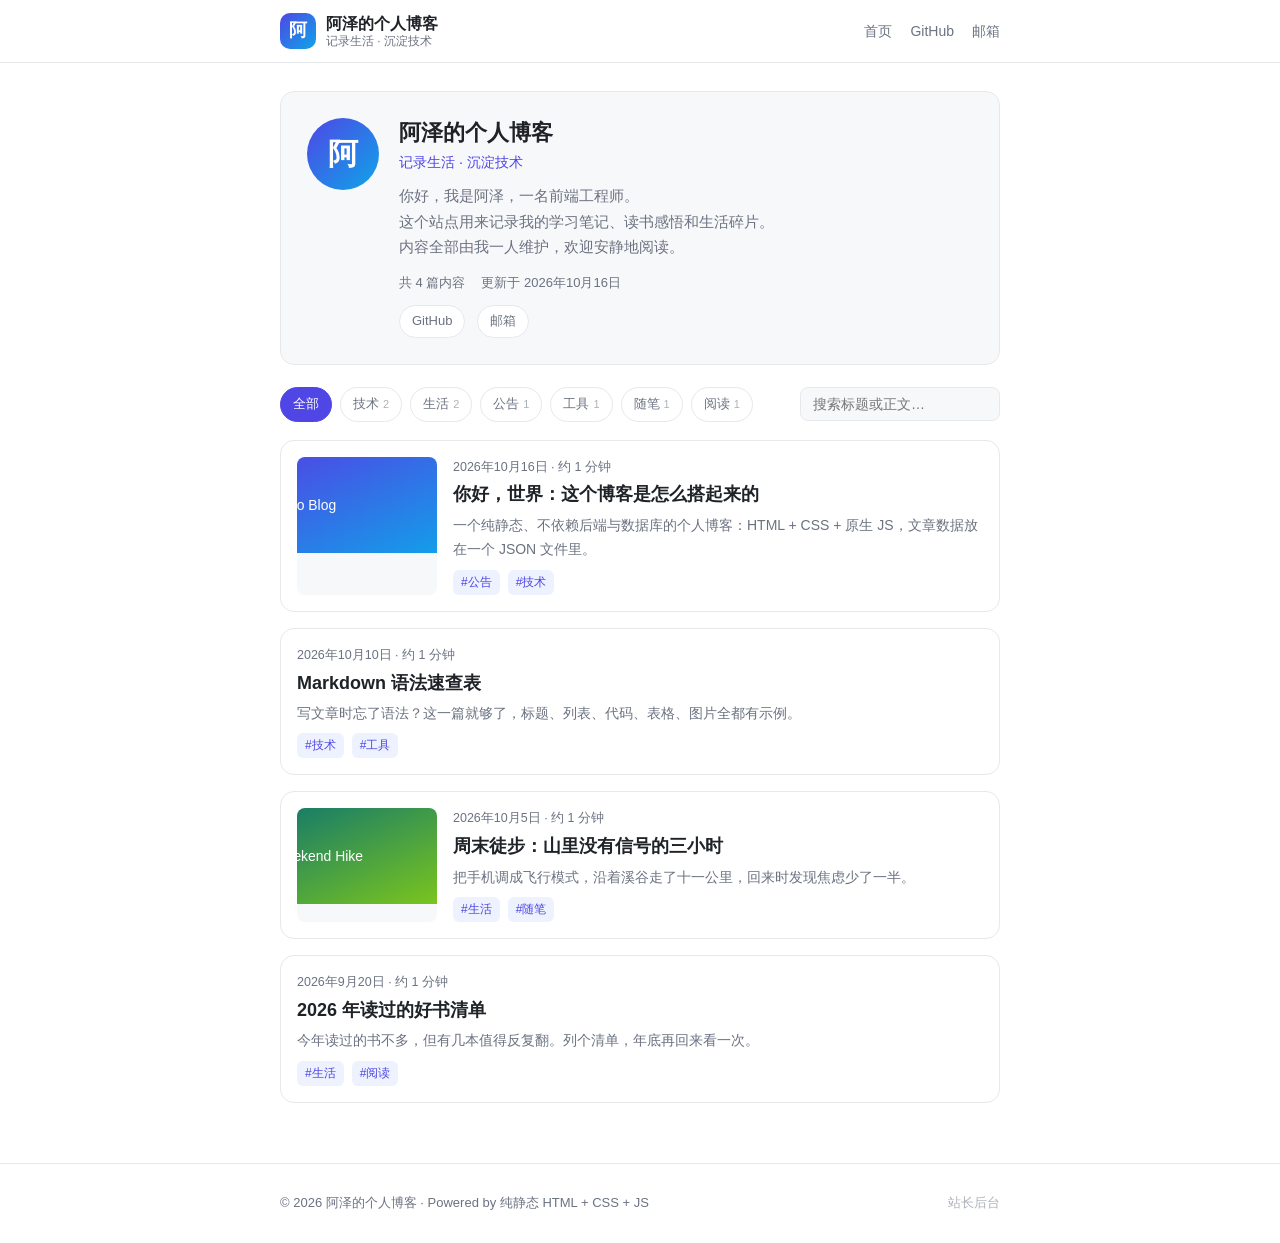
<file: index.html>
<!DOCTYPE html>
<html lang="zh-CN">
<head>
  <meta charset="UTF-8">
  <!-- 移动端自适应：必须保留 viewport -->
  <meta name="viewport" content="width=device-width, initial-scale=1, viewport-fit=cover">
  <title>个人博客</title>
  <meta name="description" content="一个纯静态的个人博客，访客无需登录即可浏览。">

  <!-- ===================== 样式表 ===================== -->
  <link rel="stylesheet" href="assets/css/style.css">

  <!-- favicon：用内联 SVG，省掉一个文件；想换成自己的图标，把这里替换成 assets/favicon.ico 即可 -->
  <link rel="icon" href="data:image/svg+xml,%3Csvg xmlns='http://www.w3.org/2000/svg' viewBox='0 0 100 100'%3E%3Ctext y='.9em' font-size='90'%3E%F0%9F%93%9D%3C/text%3E%3C/svg%3E">

  <!-- ===================== 全局基础路径 =====================
       站点根目录是 ./；后台页在 admin/ 目录里，那里会写成 ../
       所有资源路径都基于它拼接，这样无论部署到根目录还是子目录都不用改代码。 -->
  <script>window.__BLOG_BASE__ = './';</script>
</head>

<body>
  <!-- ============ 顶部导航 ============ -->
  <header class="site-header">
    <div class="container header-inner">
      <!-- 站点名：内容来自 data/posts.json 的 site.title -->
      <a class="brand" href="#/">
        <span class="brand-logo" id="brandLogo">日</span>
        <span class="brand-text">
          <strong id="brandTitle">个人博客</strong>
          <small id="brandTagline">记录生活 · 沉淀技术</small>
        </span>
      </a>

      <!-- 导航菜单：右边的外链由 site.links 动态渲染 -->
      <nav class="nav" id="navLinks">
        <a href="#/" data-nav="home">首页</a>
        <!-- 下面是占位，页面加载后会被 site.links 覆盖 -->
      </nav>
    </div>
  </header>

  <!-- ============ 主体内容（由 assets/js/app.js 渲染） ============ -->
  <main class="container" id="app">
    <div class="loading">正在加载…</div>
  </main>

  <!-- ============ 页脚 ============ -->
  <footer class="site-footer">
    <div class="container footer-inner">
      <p class="footer-copy">
        © <span id="year">2026</span> <span id="footerTitle">个人博客</span> ·
        Powered by 纯静态 HTML + CSS + JS
      </p>
      <!-- 后台入口：不想让访客看到这个入口，把 assets/js/config.js 里的 ENABLE_ADMIN_LINK 改成 false -->
      <p class="footer-admin" id="footerAdmin">
        <a href="admin/">站长后台</a>
      </p>
    </div>
  </footer>

  <!-- ===================== 脚本（按顺序加载） =====================
       1. data/posts.js   兜底数据，让你直接双击 index.html 也能看到内容（file:// 下 fetch 会被浏览器拦截）
       2. config.js       站点配置
       3. sha256.js       密码哈希工具（后台用）
       4. markdown.js     Markdown 渲染器
       5. store.js        数据层
       6. app.js          前台路由与页面渲染 -->
  <script src="data/posts.js"></script>
  <script src="assets/js/config.js"></script>
  <script src="assets/js/sha256.js"></script>
  <script src="assets/js/markdown.js"></script>
  <script src="assets/js/store.js"></script>
  <script src="assets/js/app.js"></script>
</body>
</html>
</file>
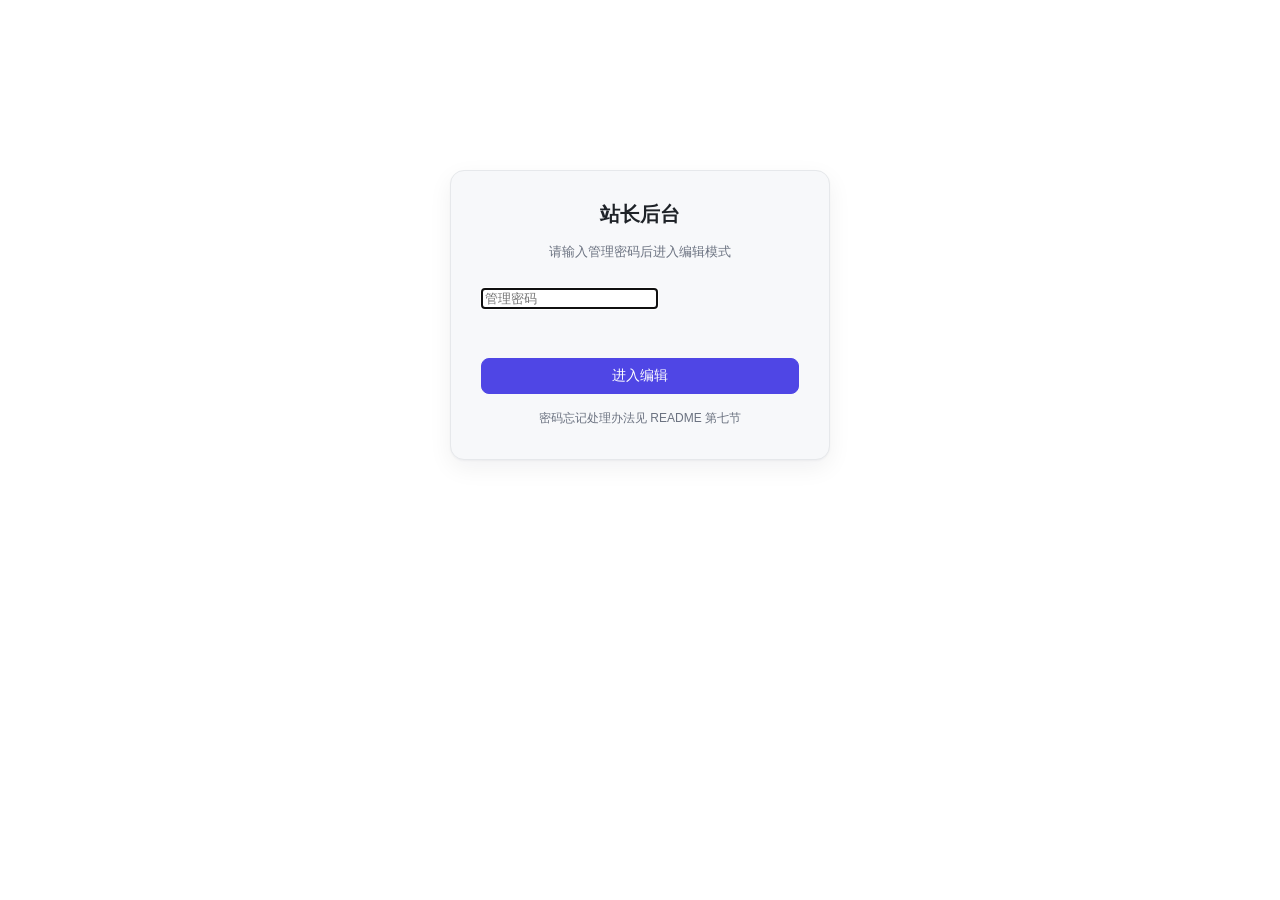
<file: admin/index.html>
<!DOCTYPE html>
<html lang="zh-CN">
<head>
  <meta charset="UTF-8">
  <meta name="viewport" content="width=device-width, initial-scale=1">
  <title>站长后台 · 内容管理</title>
  <meta name="robots" content="noindex, nofollow"> <!-- 告诉搜索引擎不要收录后台 -->
  <link rel="stylesheet" href="../assets/css/style.css">

  <!-- 后台页面在二级目录里，基础路径是上一级 -->
  <script>window.__BLOG_BASE__ = '../';</script>
</head>

<body>
  <!-- ===================================================================
       登录视图：只有输入正确密码才会切换到下面的编辑面板
       =================================================================== -->
  <div class="login-wrap" id="loginView">
    <div class="login-card">
      <h1>站长后台</h1>
      <p class="login-tip">请输入管理密码后进入编辑模式</p>
      <form id="loginForm" autocomplete="off">
        <div class="field">
          <input type="password" id="passwordInput" placeholder="管理密码" autofocus>
        </div>
        <p class="login-error" id="loginError"></p>
        <button class="btn btn-primary" style="width:100%" type="submit">进入编辑</button>
      </form>
      <p class="login-tip" style="margin:14px 0 0;font-size:12px">
        密码忘记处理办法见 README 第七节
      </p>
    </div>
  </div>

  <!-- ===================================================================
       编辑视图
       =================================================================== -->
  <div id="adminView" class="hidden">
    <!-- 顶部操作栏 -->
    <header class="admin-header">
      <div class="head-inner">
        <div class="admin-title">
          内容管理
          <small id="postCount">共 0 篇</small>
        </div>
        <div class="head-actions">
          <button class="btn btn-primary btn-sm" id="btnNew">＋ 新建文章</button>
          <button class="btn btn-sm" id="btnExport">导出 JSON 备份</button>
          <button class="btn btn-sm" id="btnExportJs">导出 posts.js</button>
          <button class="btn btn-sm" id="btnImport">导入 JSON</button>
          <button class="btn btn-sm" id="btnSync">同步仓库数据</button>
          <button class="btn btn-sm" id="btnSite">站点设置</button>
          <button class="btn btn-sm" id="btnPwd">修改密码</button>
          <a class="btn btn-sm" href="../" target="_blank">查看前台</a>
          <button class="btn btn-sm btn-danger" id="btnLogout">退出</button>
        </div>
        <!-- 隐藏的文件输入：导入 JSON 与上传图片共用这类控件 -->
        <input type="file" id="importFile" accept="application/json,.json" class="hidden">
        <input type="file" id="imageFile" accept="image/*" class="hidden" multiple>
        <input type="file" id="avatarFile" accept="image/*" class="hidden">
      </div>
    </header>

    <div class="admin-body">
      <!-- ---------- 左侧：文章列表 ---------- -->
      <aside class="panel post-list-panel">
        <h3>全部内容</h3>
        <div id="postList"></div>
      </aside>

      <!-- ---------- 右侧：文章编辑器 ---------- -->
      <section class="panel editor">
        <!-- 基础信息 -->
        <div class="form-row">
          <div class="field">
            <label>文章标题 *</label>
            <input type="text" id="titleInput" placeholder="给文章起个标题">
          </div>
          <div class="field" style="max-width:190px">
            <label>发布日期 *（可自定义，支持定时发布：填未来日期前台暂不显示）</label>
            <input type="date" id="dateInput">
          </div>
        </div>

        <div class="form-row">
          <div class="field">
            <label>标签（多个用英文逗号分隔，用于前台分类）</label>
            <input type="text" id="tagsInput" placeholder="例如：技术,随笔">
          </div>
          <div class="field">
            <label>摘要（留空自动取正文前 100 字）</label>
            <input type="text" id="summaryInput" placeholder="一句话简介">
          </div>
        </div>

        <div class="form-row">
          <div class="field">
            <label>封面图（填图片地址，或点右侧按钮上传本地图片）</label>
            <div style="display:flex;gap:8px">
              <input type="text" id="coverInput" placeholder="https://… 或留空">
              <button class="btn btn-sm" type="button" id="btnCoverUpload">上传</button>
            </div>
            <img id="coverPreview" class="cover-preview hidden" alt="封面预览">
          </div>
        </div>

        <!-- 正文编辑 / 预览切换 + 常用插入工具 -->
        <div class="editor-tabs">
          <button class="tab-btn active" data-tab="write" type="button">编写</button>
          <button class="tab-btn" data-tab="preview" type="button">预览</button>
          <span style="flex:1"></span>
          <button class="btn btn-sm" type="button" id="btnImage">插入图片</button>
          <button class="btn btn-sm" type="button" id="btnCode">插入代码</button>
          <button class="btn btn-sm" type="button" id="btnLink">插入链接</button>
        </div>

        <!-- Markdown 正文输入框 -->
        <textarea id="contentInput" placeholder="在这里用 Markdown 写正文…"></textarea>

        <!-- 预览区（Markdown 渲染结果） -->
        <div id="previewBox" class="preview-box markdown-body hidden"></div>

        <!-- 保存 / 删除 -->
        <div class="form-row" style="justify-content:flex-end">
          <button class="btn btn-danger" type="button" id="btnDelete">删除本文</button>
          <button class="btn btn-primary" type="button" id="btnSave">保存文章</button>
        </div>
        <p style="margin:0;font-size:12.5px;color:var(--color-text-weak)">
          提示：内容先保存在本浏览器（localStorage），前台会立即生效；
          正式发布请点顶部【导出 JSON 备份】，再把文件覆盖到仓库的 <code>data/posts.json</code> 并推送。
        </p>
      </section>
    </div>

    <!-- ---------- 站点设置面板（点击顶部按钮展开） ---------- -->
    <div class="container">
      <section class="panel site-editor hidden" id="sitePanel">
        <h3 style="font-size:15px;color:var(--color-text)">站点设置（前台首页的标题与简介）</h3>
        <div class="form-row">
          <div class="field"><label>站点标题</label><input type="text" id="siteTitle"></div>
          <div class="field"><label>一句话标语</label><input type="text" id="siteTagline"></div>
        </div>
        <div class="form-row">
          <div class="field"><label>个人简介（可换行）</label><textarea id="siteBio" style="min-height:90px"></textarea></div>
        </div>
        <div class="form-row">
          <div class="field">
            <label>头像图片地址（可上传）</label>
            <div style="display:flex;gap:8px">
              <input type="text" id="siteAvatar">
              <button class="btn btn-sm" type="button" id="btnAvatarUpload">上传</button>
            </div>
          </div>
          <div class="field">
            <label>友情链接（JSON 数组格式）</label>
            <textarea id="siteLinks" style="min-height:90px;font-family:var(--font-mono)"
              placeholder='[{"name":"GitHub","url":"https://github.com/xxx"}]'></textarea>
          </div>
        </div>
        <div class="form-row" style="justify-content:flex-end">
          <button class="btn btn-primary btn-sm" type="button" id="btnSaveSite">保存站点设置</button>
        </div>
      </section>
    </div>
  </div>

  <!-- 操作结果轻提示 -->
  <div class="toast" id="toast"></div>

  <!-- ===================== 脚本 ===================== -->
  <script src="../data/posts.js"></script>
  <script src="../assets/js/config.js"></script>
  <script src="../assets/js/sha256.js"></script>
  <script src="../assets/js/markdown.js"></script>
  <script src="../assets/js/store.js"></script>
  <script src="../assets/js/admin.js"></script>
</body>
</html>
</file>
<file: assets/css/style.css>
/* =========================================================================
 * style.css —— 全站样式
 * -------------------------------------------------------------------------
 * 结构（想改样式请按小节搜索标题）：
 *   1. 变量与主题（改配色只改这里）
 *   2. 基础重置与排版
 *   3. 布局容器
 *   4. 顶部导航 / 页脚
 *   5. 个人简介卡片
 *   6. 标签栏与搜索框
 *   7. 文章列表卡片
 *   8. 分页器
 *   9. 文章详情页
 *  10. Markdown 正文样式
 *  11. 后台：登录
 *  12. 后台：编辑面板
 *  13. 通用按钮 / 表单 / 提示
 *  14. 响应式（手机适配）
 * ========================================================================= */

/* ========== 1. 变量与主题 ========== */
:root {
  --color-bg: #ffffff;
  --color-bg-soft: #f7f8fa;      /* 卡片浅底 */
  --color-text: #1f2328;
  --color-text-weak: #6b7280;    /* 次要文字 */
  --color-border: #e6e8eb;
  --color-accent: #4f46e5;       /* 主色：靛蓝 */
  --color-accent-soft: #eef2ff;
  --radius: 14px;
  --radius-sm: 8px;
  --shadow: 0 1px 2px rgba(16, 24, 40, .04), 0 8px 24px rgba(16, 24, 40, .06);
  --max-width: 760px;            /* 正文最宽宽度，改大可让页面更宽 */
  --font: -apple-system, BlinkMacSystemFont, "Segoe UI", "PingFang SC",
          "Hiragino Sans GB", "Microsoft YaHei", "Helvetica Neue", Arial, sans-serif;
  --font-mono: ui-monospace, SFMono-Regular, Menlo, Consolas, "Liberation Mono", monospace;
}

/* 深色模式：跟随系统设置自动切换，不需要可以删掉整段 */
@media (prefers-color-scheme: dark) {
  :root {
    --color-bg: #0f1115;
    --color-bg-soft: #171a21;
    --color-text: #e6e8eb;
    --color-text-weak: #9aa1ab;
    --color-border: #262b34;
    --color-accent: #818cf8;
    --color-accent-soft: #1e1b4b;
    --shadow: 0 1px 2px rgba(0, 0, 0, .3), 0 8px 24px rgba(0, 0, 0, .35);
  }
}

/* ========== 2. 基础重置与排版 ========== */
* { box-sizing: border-box; }

html { scroll-behavior: smooth; }

body {
  margin: 0;
  font-family: var(--font);
  font-size: 16px;
  line-height: 1.75;
  color: var(--color-text);
  background: var(--color-bg);
  -webkit-font-smoothing: antialiased;
}

img { max-width: 100%; height: auto; display: block; }
a { color: inherit; text-decoration: none; }
h1, h2, h3, h4 { line-height: 1.35; margin: 0 0 .6em; }

.loading,
.empty-box {
  padding: 60px 0;
  text-align: center;
  color: var(--color-text-weak);
}

/* ========== 3. 布局容器 ========== */
.container {
  width: 100%;
  max-width: var(--max-width);
  margin: 0 auto;
  padding: 0 20px;
}

/* ========== 4. 顶部导航 / 页脚 ========== */
.site-header {
  position: sticky;
  top: 0;
  z-index: 50;
  background: color-mix(in srgb, var(--color-bg) 85%, transparent);
  backdrop-filter: saturate(180%) blur(12px);
  border-bottom: 1px solid var(--color-border);
}

.header-inner {
  display: flex;
  align-items: center;
  justify-content: space-between;
  height: 62px;
  gap: 16px;
}

.brand { display: flex; align-items: center; gap: 10px; min-width: 0; }

.brand-logo {
  width: 36px; height: 36px;
  flex: 0 0 36px;
  border-radius: 10px;
  background: linear-gradient(135deg, var(--color-accent), #0ea5e9);
  color: #fff;
  display: flex; align-items: center; justify-content: center;
  font-weight: 700;
  font-size: 18px;
}

.brand-text { display: flex; flex-direction: column; line-height: 1.25; min-width: 0; }
.brand-text strong { font-size: 16px; }
.brand-text small { color: var(--color-text-weak); font-size: 12px; overflow: hidden; text-overflow: ellipsis; white-space: nowrap; }

.nav { display: flex; gap: 18px; font-size: 14px; color: var(--color-text-weak); }
.nav a { transition: color .15s; white-space: nowrap; }
.nav a:hover { color: var(--color-accent); }

.site-footer {
  margin-top: 60px;
  padding: 28px 0;
  border-top: 1px solid var(--color-border);
  font-size: 13px;
  color: var(--color-text-weak);
}
.footer-inner { display: flex; justify-content: space-between; align-items: center; gap: 12px; flex-wrap: wrap; }
.footer-copy { margin: 0; }
.footer-admin p, .footer-admin { margin: 0; }
.footer-admin a { opacity: .55; }
.footer-admin a:hover { opacity: 1; color: var(--color-accent); }

/* ========== 5. 个人简介卡片 ========== */
.profile-card {
  display: flex;
  gap: 20px;
  padding: 26px;
  margin: 28px 0 22px;
  background: var(--color-bg-soft);
  border: 1px solid var(--color-border);
  border-radius: var(--radius);
}

.profile-avatar {
  width: 72px; height: 72px;
  flex: 0 0 72px;
  border-radius: 50%;
  overflow: hidden;
  background: linear-gradient(135deg, var(--color-accent), #0ea5e9);
  display: flex; align-items: center; justify-content: center;
  color: #fff; font-size: 30px; font-weight: 700;
}
.profile-avatar img { width: 100%; height: 100%; object-fit: cover; }

.profile-body { min-width: 0; }
.profile-name { font-size: 22px; margin-bottom: 2px; }
.profile-tagline { margin: 0 0 10px; color: var(--color-accent); font-size: 14px; }
.profile-bio { margin: 0 0 12px; color: var(--color-text-weak); font-size: 14.5px; }
.profile-meta { display: flex; gap: 16px; font-size: 13px; color: var(--color-text-weak); }
.profile-links { margin-top: 10px; display: flex; gap: 12px; flex-wrap: wrap; }
.profile-links a {
  font-size: 13px;
  padding: 4px 12px;
  border-radius: 999px;
  background: var(--color-bg);
  border: 1px solid var(--color-border);
  color: var(--color-text-weak);
}
.profile-links a:hover { color: var(--color-accent); border-color: var(--color-accent); }

/* ========== 6. 标签栏与搜索框 ========== */
.toolbar {
  display: flex;
  align-items: center;
  justify-content: space-between;
  gap: 14px;
  flex-wrap: wrap;
  margin-bottom: 18px;
}

.tag-row { display: flex; gap: 8px; flex-wrap: wrap; }

.tag-chip {
  font-size: 13px;
  padding: 5px 12px;
  border-radius: 999px;
  border: 1px solid var(--color-border);
  color: var(--color-text-weak);
  background: transparent;
  transition: all .15s;
}
.tag-chip i { font-style: normal; opacity: .55; margin-left: 4px; font-size: 11px; }
.tag-chip:hover { border-color: var(--color-accent); color: var(--color-accent); }
.tag-chip.active { background: var(--color-accent); border-color: var(--color-accent); color: #fff; }
.tag-chip.active i { opacity: .8; }

.search-box input {
  width: 200px;
  padding: 8px 12px;
  font-size: 14px;
  font-family: inherit;
  color: var(--color-text);
  background: var(--color-bg-soft);
  border: 1px solid var(--color-border);
  border-radius: var(--radius-sm);
  outline: none;
}
.search-box input:focus { border-color: var(--color-accent); background: var(--color-bg); }

/* ========== 7. 文章列表卡片 ========== */
.post-list { display: flex; flex-direction: column; gap: 16px; }

.post-card {
  display: flex;
  gap: 16px;
  padding: 16px;
  background: var(--color-bg);
  border: 1px solid var(--color-border);
  border-radius: var(--radius);
  transition: transform .18s, box-shadow .18s, border-color .18s;
}
.post-card:hover {
  transform: translateY(-2px);
  border-color: transparent;
  box-shadow: var(--shadow);
}

.post-cover {
  width: 140px;
  flex: 0 0 140px;
  border-radius: var(--radius-sm);
  overflow: hidden;
  background: var(--color-bg-soft);
}
.post-cover img { width: 100%; height: 96px; object-fit: cover; }

.post-main { min-width: 0; flex: 1; }
.post-meta { font-size: 12.5px; color: var(--color-text-weak); margin-bottom: 4px; }
.post-title { font-size: 18px; margin: 0 0 6px; }
.post-card:hover .post-title { color: var(--color-accent); }
.post-summary {
  margin: 0 0 8px;
  font-size: 14px;
  color: var(--color-text-weak);
  display: -webkit-box;
  -webkit-line-clamp: 2;      /* 摘要最多显示两行 */
  -webkit-box-orient: vertical;
  overflow: hidden;
}
.post-tags { display: flex; gap: 8px; flex-wrap: wrap; }

.tag-mini {
  font-size: 12px;
  color: var(--color-accent);
  background: var(--color-accent-soft);
  padding: 2px 8px;
  border-radius: 6px;
}

/* ========== 8. 分页器 ========== */
.pager {
  display: flex;
  align-items: center;
  justify-content: center;
  gap: 16px;
  margin: 34px 0 10px;
}
.pager-btn {
  padding: 8px 16px;
  font-size: 14px;
  border: 1px solid var(--color-border);
  border-radius: 999px;
  color: var(--color-text-weak);
  transition: all .15s;
}
.pager-btn:hover { color: var(--color-accent); border-color: var(--color-accent); }
.pager-btn.disabled { opacity: .4; pointer-events: none; }
.pager-info { font-size: 13px; color: var(--color-text-weak); }

/* ========== 9. 文章详情页 ========== */
.back-link { display: inline-block; margin: 24px 0 14px; font-size: 14px; color: var(--color-text-weak); }
.back-link:hover { color: var(--color-accent); }

.detail-title { font-size: 28px; margin-bottom: 10px; }
.detail-meta {
  display: flex; align-items: center; gap: 10px;
  flex-wrap: wrap;
  font-size: 13px;
  color: var(--color-text-weak);
  padding-bottom: 18px;
  border-bottom: 1px solid var(--color-border);
}
.detail-cover { margin: 22px 0 6px; border-radius: var(--radius); overflow: hidden; }

.post-nav {
  display: flex;
  justify-content: space-between;
  gap: 14px;
  margin: 40px 0 0;
  padding-top: 20px;
  border-top: 1px solid var(--color-border);
  font-size: 14px;
}
.post-nav > * { flex: 1; }
.post-nav a:last-child { text-align: right; }
.post-nav small { display: block; color: var(--color-text-weak); font-size: 12px; }
.post-nav a:hover span, .post-nav a:hover { color: var(--color-accent); }

/* ========== 10. Markdown 正文样式 ========== */
.markdown-body { padding-top: 12px; }
.markdown-body h1 { font-size: 24px; margin-top: 1.6em; }
.markdown-body h2 { font-size: 21px; margin-top: 1.6em; padding-bottom: .3em; border-bottom: 1px solid var(--color-border); }
.markdown-body h3 { font-size: 18px; margin-top: 1.4em; }
.markdown-body h4, .markdown-body h5, .markdown-body h6 { font-size: 16px; margin-top: 1.2em; }
.markdown-body p { margin: 0 0 1.1em; }
.markdown-body ul, .markdown-body ol { padding-left: 1.4em; margin: 0 0 1.1em; }
.markdown-body li { margin: .25em 0; }
.markdown-body blockquote {
  margin: 0 0 1.1em;
  padding: 2px 16px;
  color: var(--color-text-weak);
  border-left: 3px solid var(--color-accent);
  background: var(--color-bg-soft);
  border-radius: 0 var(--radius-sm) var(--radius-sm) 0;
}
.markdown-body blockquote p:last-child { margin-bottom: 0; }
.markdown-body hr { border: none; border-top: 1px solid var(--color-border); margin: 2em 0; }
.markdown-body a { color: var(--color-accent); text-decoration: underline; text-underline-offset: 3px; }

.markdown-body .md-img { border-radius: var(--radius-sm); margin: 6px 0 1.1em; }
.markdown-body .md-inline,
.markdown-body code.md-inline {
  padding: 2px 6px;
  font-family: var(--font-mono);
  font-size: .88em;
  background: var(--color-bg-soft);
  border: 1px solid var(--color-border);
  border-radius: 5px;
}
.markdown-body .md-code {
  position: relative;
  margin: 0 0 1.2em;
  padding: 14px 16px;
  overflow-x: auto;
  background: var(--color-bg-soft);
  border: 1px solid var(--color-border);
  border-radius: var(--radius-sm);
  font-family: var(--font-mono);
  font-size: 13.5px;
  line-height: 1.7;
}
.markdown-body .md-code code { white-space: pre; }
.markdown-body .md-code[data-lang]::before {
  content: attr(data-lang);
  position: absolute;
  top: 6px; right: 10px;
  font-size: 11px;
  color: var(--color-text-weak);
  letter-spacing: .5px;
}
.md-table-wrap { overflow-x: auto; margin-bottom: 1.1em; }
.markdown-body table { border-collapse: collapse; width: 100%; font-size: 14.5px; }
.markdown-body th, .markdown-body td { border: 1px solid var(--color-border); padding: 8px 12px; text-align: left; }
.markdown-body th { background: var(--color-bg-soft); }

/* ========== 11. 后台：登录 ========== */
.login-wrap {
  min-height: 70vh;
  display: flex; align-items: center; justify-content: center;
}
.login-card {
  width: 100%;
  max-width: 380px;
  padding: 30px;
  background: var(--color-bg-soft);
  border: 1px solid var(--color-border);
  border-radius: var(--radius);
  box-shadow: var(--shadow);
}
.login-card h1 { font-size: 20px; text-align: center; margin-bottom: 6px; }
.login-tip { text-align: center; font-size: 13px; color: var(--color-text-weak); margin-bottom: 20px; }
.login-error { color: #ef4444; font-size: 13px; min-height: 20px; text-align: center; }

/* ========== 12. 后台：编辑面板 ========== */
.admin-header {
  background: var(--color-bg);
  border-bottom: 1px solid var(--color-border);
  position: sticky; top: 0; z-index: 40;
}
.admin-header .head-inner {
  max-width: 1180px; margin: 0 auto; padding: 0 20px;
  height: 58px;
  display: flex; align-items: center; justify-content: space-between; gap: 12px;
}
.admin-title { font-size: 16px; font-weight: 700; }
.admin-title small { font-weight: 400; color: var(--color-text-weak); font-size: 12px; margin-left: 8px; }
.head-actions { display: flex; gap: 8px; flex-wrap: wrap; }

.admin-body {
  max-width: 1180px;
  margin: 0 auto;
  padding: 20px;
  display: grid;
  grid-template-columns: 280px 1fr;   /* 左：文章列表；右：编辑器 */
  gap: 20px;
  align-items: start;
}

.panel {
  background: var(--color-bg);
  border: 1px solid var(--color-border);
  border-radius: var(--radius);
  padding: 16px;
}
.panel h3 { font-size: 14px; margin: 0 0 12px; color: var(--color-text-weak); letter-spacing: .5px; }

.post-item {
  display: flex; flex-direction: column; gap: 4px;
  padding: 10px 12px;
  border-radius: var(--radius-sm);
  cursor: pointer;
  border: 1px solid transparent;
  margin-bottom: 6px;
}
.post-item:hover { background: var(--color-bg-soft); }
.post-item.active { background: var(--color-accent-soft); border-color: var(--color-accent); }
.post-item .pi-title { font-size: 14px; font-weight: 600; overflow: hidden; text-overflow: ellipsis; white-space: nowrap; }
.post-item .pi-meta { font-size: 12px; color: var(--color-text-weak); }

.editor { display: flex; flex-direction: column; gap: 14px; }
.form-row { display: flex; gap: 12px; flex-wrap: wrap; }
.form-row > .field { flex: 1; min-width: 180px; }
.field label { display: block; font-size: 12.5px; color: var(--color-text-weak); margin-bottom: 5px; }
.field input[type="text"],
.field input[type="date"],
.field textarea,
.field select {
  width: 100%;
  padding: 9px 12px;
  font-size: 14px;
  font-family: inherit;
  color: var(--color-text);
  background: var(--color-bg);
  border: 1px solid var(--color-border);
  border-radius: var(--radius-sm);
  outline: none;
}
.field input:focus, .field textarea:focus { border-color: var(--color-accent); }
.field textarea#contentInput { min-height: 340px; font-family: var(--font-mono); line-height: 1.7; resize: vertical; }

.editor-tabs { display: flex; gap: 8px; align-items: center; }
.tab-btn {
  padding: 6px 14px; font-size: 13px;
  border-radius: 999px; border: 1px solid var(--color-border);
  background: transparent; color: var(--color-text-weak); cursor: pointer;
}
.tab-btn.active { background: var(--color-accent); border-color: var(--color-accent); color: #fff; }

.preview-box {
  min-height: 340px;
  padding: 16px 18px;
  background: var(--color-bg);
  border: 1px solid var(--color-border);
  border-radius: var(--radius-sm);
  overflow-x: auto;
}

.cover-preview { margin-top: 8px; max-height: 160px; border-radius: var(--radius-sm); overflow: hidden; border: 1px solid var(--color-border); }

.site-editor { margin-top: 20px; }

/* ========== 13. 通用按钮 / 表单 / 提示 ========== */
.btn {
  display: inline-flex; align-items: center; justify-content: center; gap: 6px;
  padding: 8px 16px;
  font-size: 14px; font-family: inherit;
  border-radius: var(--radius-sm);
  border: 1px solid var(--color-border);
  background: var(--color-bg);
  color: var(--color-text);
  cursor: pointer;
  transition: all .15s;
}
.btn:hover { border-color: var(--color-accent); color: var(--color-accent); }
.btn-primary { background: var(--color-accent); border-color: var(--color-accent); color: #fff; }
.btn-primary:hover { opacity: .9; color: #fff; }
.btn-danger { color: #ef4444; border-color: #fecaca; }
.btn-danger:hover { background: #fee2e2; border-color: #ef4444; color: #ef4444; }
.btn-sm { padding: 5px 12px; font-size: 13px; }
.btn:disabled { opacity: .5; pointer-events: none; }

.toast {
  position: fixed;
  left: 50%; bottom: 32px;
  transform: translateX(-50%) translateY(20px);
  padding: 10px 20px;
  font-size: 14px;
  color: #fff;
  background: rgba(17, 24, 39, .92);
  border-radius: 999px;
  opacity: 0;
  pointer-events: none;
  transition: all .25s;
  z-index: 999;
}
.toast.show { opacity: 1; transform: translateX(-50%) translateY(0); }

.hidden { display: none !important; }

/* ========== 14. 响应式：手机适配 ========== */
@media (max-width: 900px) {
  .admin-body { grid-template-columns: 1fr; }   /* 后台改成上下堆叠 */
  .post-list-panel { max-height: none; }
}

@media (max-width: 640px) {
  body { font-size: 15.5px; }
  .container { padding: 0 16px; }

  .brand-text small { display: none; }
  .nav { gap: 12px; font-size: 13px; }

  .profile-card { flex-direction: column; align-items: flex-start; gap: 14px; padding: 20px; }
  .profile-avatar { width: 56px; height: 56px; flex-basis: 56px; font-size: 24px; }

  .search-box { width: 100%; }
  .search-box input { width: 100%; }

  /* 卡片在手机上改成上下排列，封面图占满宽度 */
  .post-card { flex-direction: column; gap: 10px; }
  .post-cover { width: 100%; flex: none; }
  .post-cover img { height: 160px; }

  .detail-title { font-size: 23px; }

  .admin-header .head-inner { height: auto; padding: 10px 16px; flex-direction: column; align-items: flex-start; }
  .head-actions { width: 100%; }
  .head-actions .btn { flex: 1; }

  .form-row > .field { min-width: 100%; }
  .post-nav { flex-direction: column; }
  .post-nav a:last-child { text-align: left; }
}
</file>
